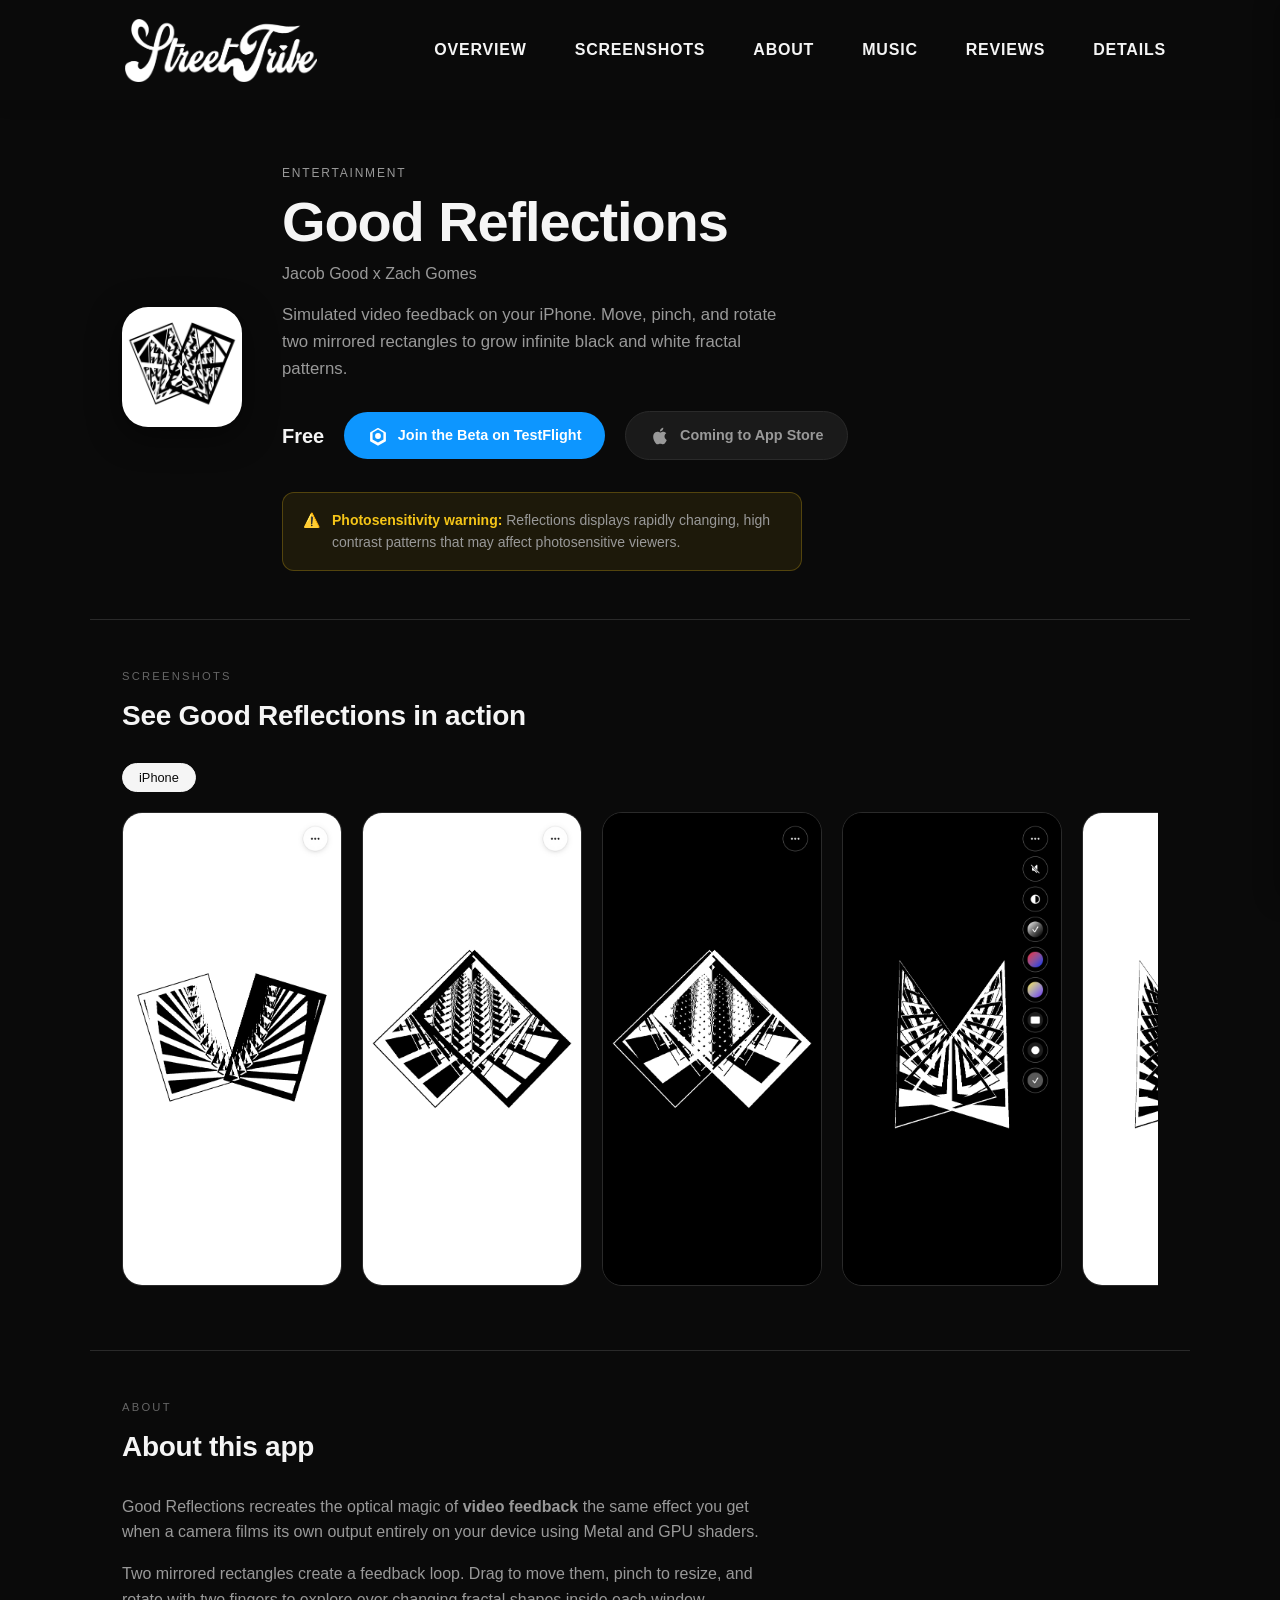
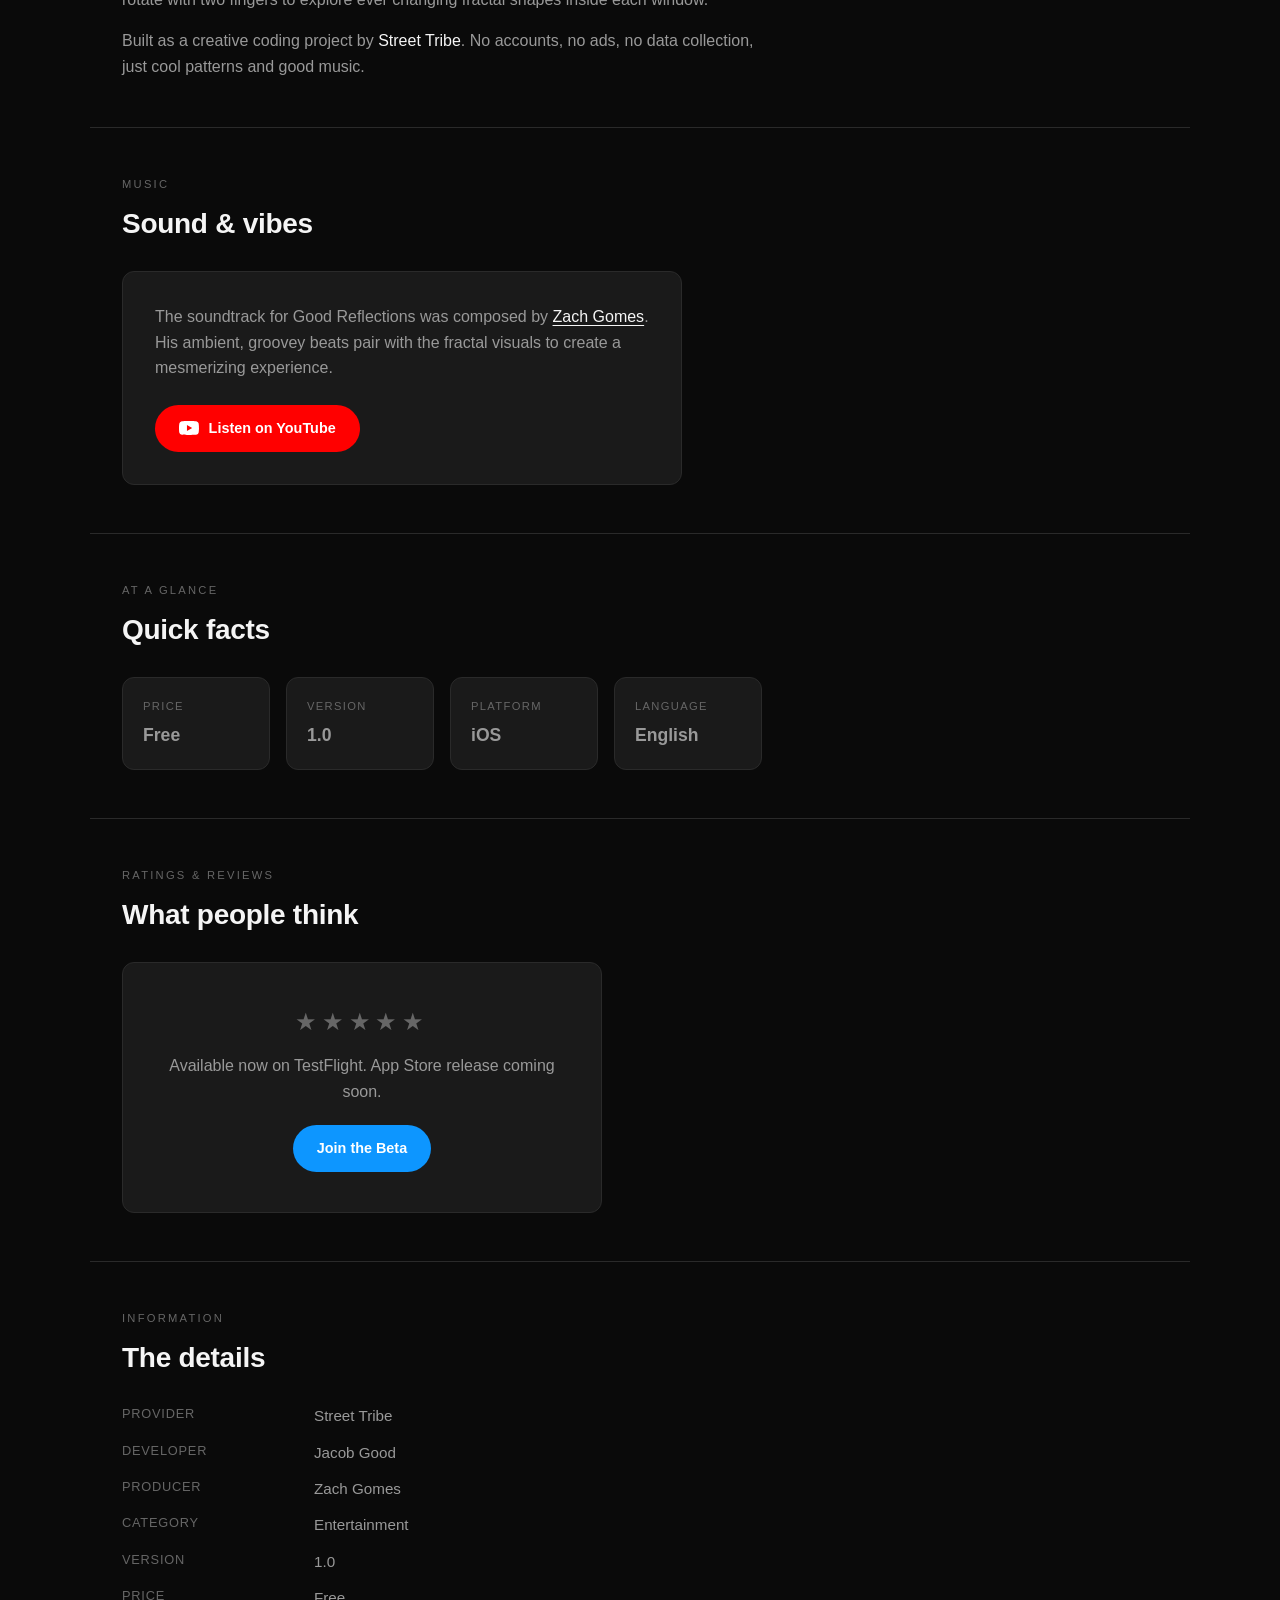
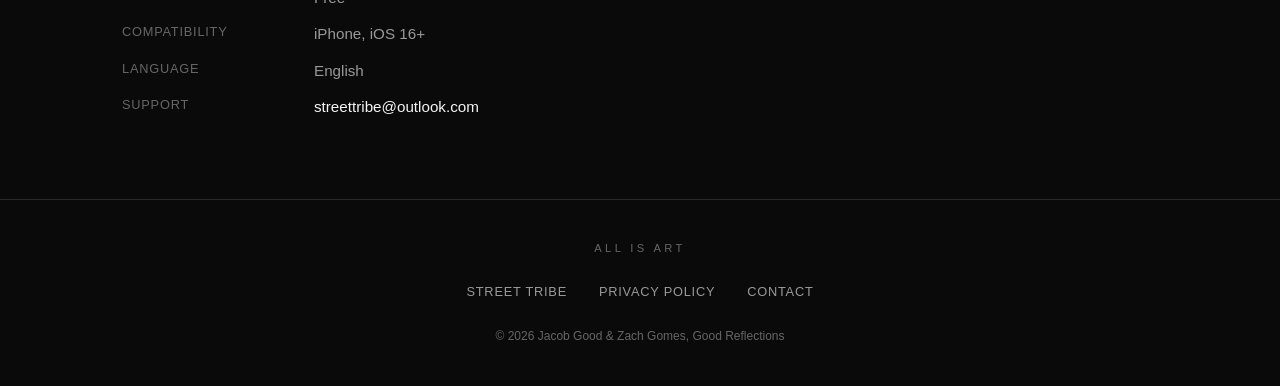
<file: index.html>
<!DOCTYPE html>
<html lang="en">
<head>
  <meta charset="UTF-8">
  <meta name="viewport" content="width=device-width, initial-scale=1.0">
  <meta name="description" content="Good Reflections — interactive video feedback fractals for iOS. Drag, pinch, and rotate to create mesmerizing black-and-white patterns.">
  <title>Good Reflections — Street Tribe</title>
  <link rel="stylesheet" href="css/style.css">
  <link rel="icon" href="assets/icon.png" type="image/png">
</head>
<body>

  <header class="navbar" id="navbar">
    <div class="navbar-toolbar">
      <a href="https://streettribe.ca/" class="brand" target="_self" rel="noopener">
        <img src="assets/street-tribe-logo.png" alt="Street Tribe" class="brand-logo" width="230" height="63">
      </a>

      <nav class="nav-desktop" aria-label="Main navigation">
        <ul class="nav-links">
          <li><a href="#overview">Overview</a></li>
          <li><a href="#screenshots">Screenshots</a></li>
          <li><a href="#about">About</a></li>
          <li><a href="#music">Music</a></li>
          <li><a href="#reviews">Reviews</a></li>
          <li><a href="#details">Details</a></li>
        </ul>
      </nav>

      <button class="nav-menu-btn" type="button" aria-label="Open menu" aria-expanded="false" aria-controls="nav-drawer">
        <svg class="nav-menu-icon" viewBox="0 0 24 24" aria-hidden="true" focusable="false">
          <path fill="currentColor" d="M3 6h18v2H3V6zm0 5h18v2H3v-2zm0 5h18v2H3v-2z"/>
        </svg>
      </button>
    </div>
  </header>

  <div class="nav-drawer-overlay" aria-hidden="true"></div>

  <aside class="nav-drawer" id="nav-drawer" aria-hidden="true" aria-label="Mobile navigation">
    <div class="drawer-header">
      <div class="drawer-logo-placeholder" aria-hidden="true"></div>
    </div>
    <nav class="nav-drawer-nav">
      <a href="#overview">Overview</a>
      <a href="#screenshots">Screenshots</a>
      <a href="#about">About</a>
      <a href="#music">Music</a>
      <a href="#reviews">Reviews</a>
      <a href="#details">Details</a>
      <a href="privacy.html">Privacy Policy</a>
    </nav>
  </aside>

  <!-- Hero / Overview -->
  <header class="hero" id="overview">
    <img src="assets/icon.png" alt="Reflections app icon" class="hero-icon" width="120" height="120">
    <div class="hero-meta">
      <span class="category">Entertainment</span>
      <h1>Good Reflections</h1>
      <p class="developer">Jacob Good x Zach Gomes</p>
      <p class="tagline">
        Simulated video feedback on your iPhone. Move, pinch, and rotate two mirrored
        rectangles to grow infinite black and white fractal patterns.
      </p>
      <div class="hero-actions">
        <span class="price-badge">Free</span>
        <a href="https://testflight.apple.com/join/XbPWMZKY" class="btn-testflight" target="_blank" rel="noopener">
          <svg viewBox="0 0 24 24" fill="currentColor" aria-hidden="true"><path d="M11.5 2.5a1 1 0 0 1 1 0l8.5 4.9a1 1 0 0 1 .5.87v9.46a1 1 0 0 1-.5.87l-8.5 4.9a1 1 0 0 1-1 0l-8.5-4.9a1 1 0 0 1-.5-.87V8.27a1 1 0 0 1 .5-.87l8.5-4.9zM12 4.18 5.5 7.95v8.1L12 19.82l6.5-3.77v-8.1L12 4.18zm0 4.32a3.5 3.5 0 1 1 0 7 3.5 3.5 0 0 1 0-7z"/></svg>
          Join the Beta on TestFlight
        </a>
        <a href="#" class="btn-app-store coming-soon" aria-disabled="true">
          <svg viewBox="0 0 24 24" fill="currentColor" aria-hidden="true"><path d="M18.71 19.5c-.83 1.24-1.71 2.45-3.05 2.47-1.34.03-1.77-.79-3.29-.79-1.53 0-2 .77-3.27.82-1.31.05-2.3-1.32-3.14-2.53C4.25 17 2.94 12.45 4.7 9.39c.87-1.52 2.43-2.48 4.12-2.51 1.28-.02 2.5.87 3.29.87.78 0 2.26-1.07 3.8-.91.65.03 2.47.26 3.64 1.98-.09.06-2.17 1.28-2.15 3.81.03 3.02 2.65 4.03 2.68 4.04-.03.07-.42 1.44-1.38 2.83M13 3.5c.73-.83 1.94-1.46 2.94-1.5.13 1.17-.34 2.35-1.04 3.19-.69.85-1.83 1.51-2.95 1.42-.15-1.15.41-2.35 1.05-3.11z"/></svg>
          Coming to App Store
        </a>
      </div>
      <div class="warning-banner">
        <span aria-hidden="true">⚠️</span>
        <span><strong>Photosensitivity warning:</strong> Reflections displays rapidly changing, high contrast patterns that may affect photosensitive viewers.</span>
      </div>
    </div>
  </header>

  <hr class="divider">

  <!-- Screenshots -->
  <section id="screenshots">
    <p class="section-label">Screenshots</p>
    <h2>See Good Reflections in action</h2>
    <div class="device-tabs">
      <button class="device-tab active" type="button">iPhone</button>
    </div>
    <div class="screenshot-grid">
      <!-- screenshots  -->
      <figure class="screenshot-frame">
        <img src="assets/screenshot-2.png" alt="Reflections fractal pattern on iPhone" loading="lazy">
      </figure>
      <figure class="screenshot-frame">
        <img src="assets/screenshot-3.png" alt="Reflections fractal pattern on iPhone" loading="lazy">
      </figure>
      <figure class="screenshot-frame">
        <img src="assets/screenshot-4.png" alt="Reflections fractal pattern on iPhone" loading="lazy">
      </figure>
      <figure class="screenshot-frame">
        <img src="assets/screenshot-5.png" alt="Reflections fractal pattern on iPhone" loading="lazy">
      </figure>
      <figure class="screenshot-frame">
        <img src="assets/screenshot-6.png" alt="Reflections fractal pattern on iPhone" loading="lazy">
      </figure>
      <figure class="screenshot-frame">
        <img src="assets/screenshot-7.png" alt="Reflections fractal pattern on iPhone" loading="lazy">
      </figure>
      <figure class="screenshot-frame">
        <img src="assets/screenshot-8.png" alt="Reflections fractal pattern on iPhone" loading="lazy">
      </figure>
      <figure class="screenshot-frame">
        <img src="assets/screenshot-9.png" alt="Reflections fractal pattern on iPhone" loading="lazy">
      </figure>
      <figure class="screenshot-frame">
        <img src="assets/screenshot-10.png" alt="Reflections fractal pattern on iPhone" loading="lazy">
      </figure>
    </div>
  </section>

  <hr class="divider">

  <!-- About -->
  <section id="about">
    <p class="section-label">About</p>
    <h2>About this app</h2>
    <p>
      Good Reflections recreates the optical magic of <strong>video feedback</strong> the same
      effect you get when a camera films its own output entirely on your device using Metal
      and GPU shaders.
    </p>
    <p style="margin-top: 1rem;">
      Two mirrored rectangles create a feedback loop. Drag to move them, pinch to
      resize, and rotate with two fingers to explore ever changing fractal shapes inside each
      window. 
    </p>
    <p style="margin-top: 1rem;">
      Built as a creative coding project by
      <a href="https://streettribe.ca/" target="_blank" rel="noopener">Street Tribe</a>.
      No accounts, no ads, no data collection, just cool patterns and good music.
    </p>
  </section>

  <hr class="divider">

  <!-- Music -->
  <section id="music">
    <p class="section-label">Music</p>
    <h2>Sound &amp; vibes</h2>
    <div class="music-card">
      <p>
        The soundtrack for Good Reflections was composed by
        <a href="https://www.youtube.com/channel/UCdZRbgQqtGe11Ss-vbEIulQ" target="_blank" rel="noopener">Zach Gomes</a>.
        His ambient, groovey beats pair with the fractal visuals to create a mesmerizing experience.
      </p>
      <a href="https://www.youtube.com/channel/UCdZRbgQqtGe11Ss-vbEIulQ" class="btn-youtube" target="_blank" rel="noopener">
        <svg viewBox="0 0 24 24" fill="currentColor" aria-hidden="true"><path d="M23.498 6.186a3.016 3.016 0 0 0-2.122-2.136C19.505 3.545 12 3.545 12 3.545s-7.505 0-9.377.505A3.017 3.017 0 0 0 .502 6.186C0 8.07 0 12 0 12s0 3.93.502 5.814a3.016 3.016 0 0 0 2.122 2.136c1.871.505 9.376.505 9.376.505s7.505 0 9.377-.505a3.015 3.015 0 0 0 2.122-2.136C24 15.93 24 12 24 12s0-3.93-.502-5.814zM9.545 15.568V8.432L15.818 12l-6.273 3.568z"/></svg>
        Listen on YouTube
      </a>
    </div>
  </section>

  <hr class="divider">

  <!-- At a glance -->
  <section>
    <p class="section-label">At a glance</p>
    <h2>Quick facts</h2>
    <div class="glance-grid">
      <div class="glance-card">
        <p class="label">Price</p>
        <p class="value">Free</p>
      </div>
      <div class="glance-card">
        <p class="label">Version</p>
        <p class="value">1.0</p>
      </div>
      <div class="glance-card">
        <p class="label">Platform</p>
        <p class="value">iOS</p>
      </div>
      <div class="glance-card">
        <p class="label">Language</p>
        <p class="value">English</p>
      </div>
    </div>
  </section>

  <hr class="divider">

  <!-- Reviews -->
  <section id="reviews">
    <p class="section-label">Ratings &amp; Reviews</p>
    <h2>What people think</h2>
    <div class="reviews-empty">
      <p class="stars">★★★★★</p>
      <p>Available now on TestFlight. App Store release coming soon.</p>
      <a href="https://testflight.apple.com/join/XbPWMZKY" class="btn-testflight btn-testflight--compact" target="_blank" rel="noopener">
        Join the Beta
      </a>
    </div>
  </section>

  <hr class="divider">

  <!-- Details -->
  <section id="details">
    <p class="section-label">Information</p>
    <h2>The details</h2>
    <dl class="details-grid">
      <dt>Provider</dt>
      <dd>Street Tribe</dd>
      <dt>Developer</dt>
      <dd>Jacob Good</dd>
      <dt>Producer</dt>
      <dd>Zach Gomes</dd>
      <dt>Category</dt>
      <dd>Entertainment</dd>
      <dt>Version</dt>
      <dd>1.0</dd>
      <dt>Price</dt>
      <dd>Free</dd>
      <dt>Compatibility</dt>
      <dd>iPhone, iOS 16+</dd>
      <dt>Language</dt>
      <dd>English</dd>
      <dt>Support</dt>
      <dd><a href="mailto:streettribe@outlook.com">streettribe@outlook.com</a></dd>
    </dl>
  </section>

  <footer class="site-footer">
    <p class="motto">All is art</p>
    <nav class="footer-links">
      <a href="https://streettribe.ca/" target="_blank" rel="noopener">Street Tribe</a>
      <a href="privacy.html">Privacy Policy</a>
      <a href="mailto:streettribe@outlook.com">Contact</a>
    </nav>
    <p class="footer-copy">© 2026 Jacob Good & Zach Gomes, Good Reflections</p>
  </footer>

  <script src="js/nav.js"></script>
</body>
</html>
</file>
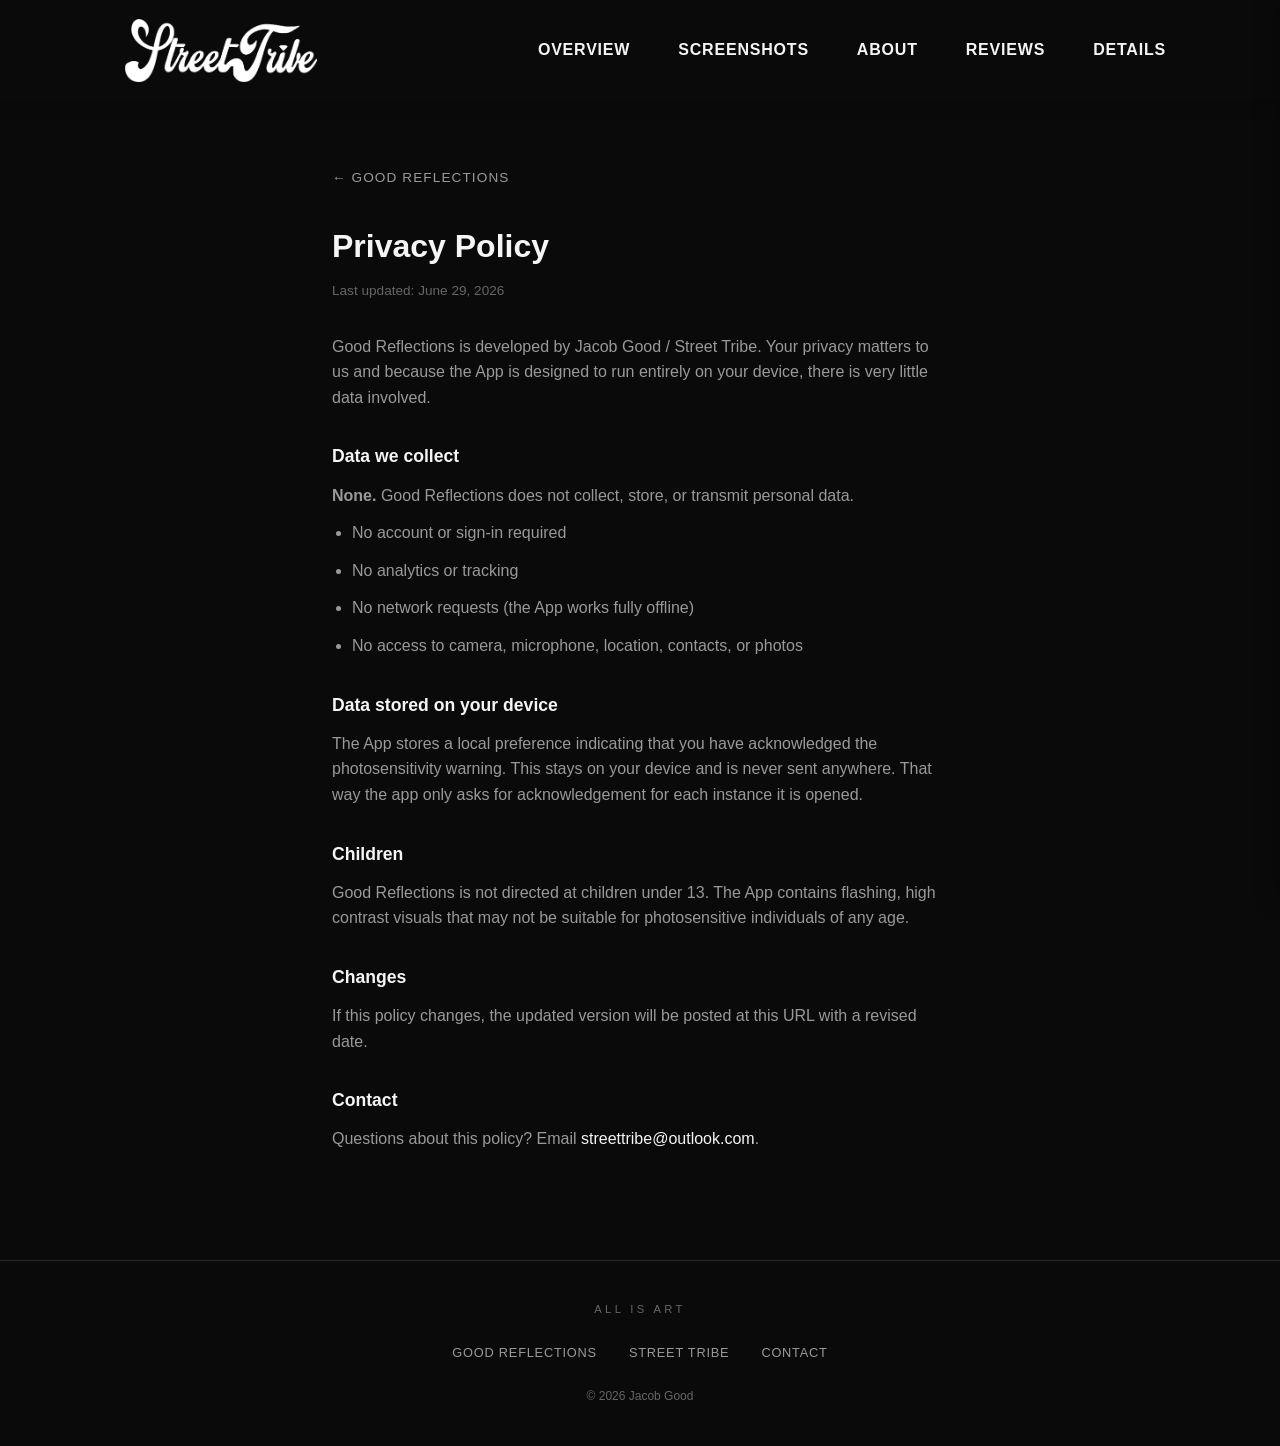
<file: privacy.html>
<!DOCTYPE html>
<html lang="en">
<head>
  <meta charset="UTF-8">
  <meta name="viewport" content="width=device-width, initial-scale=1.0">
  <title>Privacy Policy for Good Reflections</title>
  <link rel="stylesheet" href="css/style.css">
</head>
<body>

  <header class="navbar" id="navbar">
    <div class="navbar-toolbar">
      <a href="https://streettribe.ca/" class="brand" target="_blank" rel="noopener">
        <img src="assets/street-tribe-logo.png" alt="Street Tribe" class="brand-logo" width="230" height="63">
      </a>

      <nav class="nav-desktop" aria-label="Main navigation">
        <ul class="nav-links">
          <li><a href="index.html#overview">Overview</a></li>
          <li><a href="index.html#screenshots">Screenshots</a></li>
          <li><a href="index.html#about">About</a></li>
          <li><a href="index.html#reviews">Reviews</a></li>
          <li><a href="index.html#details">Details</a></li>
        </ul>
      </nav>

      <button class="nav-menu-btn" type="button" aria-label="Open menu" aria-expanded="false" aria-controls="nav-drawer">
        <svg class="nav-menu-icon" viewBox="0 0 24 24" aria-hidden="true" focusable="false">
          <path fill="currentColor" d="M3 6h18v2H3V6zm0 5h18v2H3v-2zm0 5h18v2H3v-2z"/>
        </svg>
      </button>
    </div>
  </header>

  <div class="nav-drawer-overlay" aria-hidden="true"></div>

  <aside class="nav-drawer" id="nav-drawer" aria-hidden="true" aria-label="Mobile navigation">
    <div class="drawer-header">
      <div class="drawer-logo-placeholder" aria-hidden="true"></div>
    </div>
    <nav class="nav-drawer-nav">
      <a href="index.html#overview">Overview</a>
      <a href="index.html#screenshots">Screenshots</a>
      <a href="index.html#about">About</a>
      <a href="index.html#reviews">Reviews</a>
      <a href="index.html#details">Details</a>
      <a href="privacy.html">Privacy Policy</a>
    </nav>
  </aside>

  <main class="page-content">
    <a href="index.html" class="back-link">← Good Reflections</a>
    <h1>Privacy Policy</h1>
    <p class="updated">Last updated: June 29, 2026</p>

    <p>
      Good Reflections is developed by Jacob Good / Street Tribe. Your privacy matters to us
      and because the App is designed to run entirely on your device, there is very little data
      involved.
    </p>

    <h2>Data we collect</h2>
    <p><strong>None.</strong> Good Reflections does not collect, store, or transmit personal data.</p>
    <ul>
      <li>No account or sign-in required</li>
      <li>No analytics or tracking</li>
      <li>No network requests (the App works fully offline)</li>
      <li>No access to camera, microphone, location, contacts, or photos</li>
    </ul>

    <h2>Data stored on your device</h2>
    <p>
      The App stores a local preference indicating that you have acknowledged the
      photosensitivity warning. This stays on your device and is never sent anywhere.
      That way the app only asks for acknowledgement for each instance it is opened.
    </p>

    <h2>Children</h2>
    <p>
      Good Reflections is not directed at children under 13. The App contains flashing,
      high contrast visuals that may not be suitable for photosensitive individuals of any age.
    </p>

    <h2>Changes</h2>
    <p>
      If this policy changes, the updated version will be posted at this URL with a revised
      date.
    </p>

    <h2>Contact</h2>
    <p>
      Questions about this policy? Email
      <a href="mailto:streettribe@outlook.com">streettribe@outlook.com</a>.
    </p>
  </main>

  <footer class="site-footer">
    <p class="motto">All is art</p>
    <nav class="footer-links">
      <a href="index.html">Good Reflections</a>
      <a href="https://streettribe.ca/" target="_blank" rel="noopener">Street Tribe</a>
      <a href="mailto:streettribe@outlook.com">Contact</a>
    </nav>
    <p class="footer-copy">© 2026 Jacob Good</p>
  </footer>

  <script src="js/nav.js"></script>
</body>
</html>
</file>
<file: css/style.css>
:root {
  --bg: #0a0a0a;
  --bg-elevated: #141414;
  --bg-card: #1a1a1a;
  --text: #f5f5f5;
  --text-muted: #999;
  --text-dim: #666;
  --border: #2a2a2a;
  --accent: #ffffff;
  --warning: #f5c518;
  --max-width: 1100px;
  --radius: 12px;
  --font: "Helvetica Neue", Helvetica, Arial, sans-serif;
}

*,
*::before,
*::after {
  box-sizing: border-box;
  margin: 0;
  padding: 0;
}

html {
  scroll-behavior: smooth;
}

body {
  font-family: var(--font);
  background: var(--bg);
  color: var(--text);
  line-height: 1.6;
  -webkit-font-smoothing: antialiased;
  padding-top: 100px;
  transition: padding-top 0.3s ease;
}

body.navbar-scrolled {
  padding-top: 70px;
}

a {
  color: var(--text);
  text-decoration: none;
}

/* Navbar */

.navbar {
  position: fixed;
  top: 0;
  left: 0;
  width: 100%;
  height: 100px;
  z-index: 1000;
  background: var(--bg);
  box-shadow: 0 -4px 21px rgba(0, 0, 0, 0.25);
  transition: height 0.3s ease;
}

.navbar.scrolled {
  height: 70px;
}

.navbar-toolbar {
  height: 100%;
  width: 100%;
  margin: 0 auto;
  padding: 0 16px;
  display: flex;
  align-items: center;
  justify-content: space-between;
}

@media (min-width: 1333px) {
  .navbar-toolbar {
    max-width: 1332px;
  }
}

@media (min-width: 1101px) and (max-width: 1332px) {
  .navbar-toolbar {
    max-width: 1100px;
  }
}

/* Logo */
.brand {
  display: flex;
  align-items: center;
  flex-shrink: 0;
  line-height: 0;
}

.brand:hover {
  opacity: 0.9;
}

.brand-logo {
  display: block;
  width: 230px;
  height: 63px;
  object-fit: contain;
  transition: width 0.3s ease, height 0.3s ease;
}

.navbar.scrolled .brand-logo {
  width: 161px;
  height: 44px;
}

/* 701–1100px */
@media (min-width: 701px) and (max-width: 1100px) {
  .brand {
    width: 111px;
    height: 63px;
  }

  .brand-logo {
    visibility: hidden;
    width: 111px;
    height: 63px;
  }

  .navbar.scrolled .brand {
    height: 44px;
  }

  .navbar.scrolled .brand-logo {
    width: 78px;
    height: 44px;
  }
}

/* Desktop nav links */
.nav-desktop {
  display: none;
}

@media (min-width: 701px) {
  .nav-desktop {
    display: block;
  }
}

.nav-links {
  display: flex;
  align-items: center;
  list-style: none;
  margin: 0;
  padding: 0;
}

.nav-links li {
  margin-right: 32px;
}

.nav-links li:last-child {
  margin-right: 0;
}

.nav-links a,
.nav-drawer-nav a {
  position: relative;
  display: inline-block;
  font-size: 16px;
  font-weight: 600;
  letter-spacing: 0.05em;
  text-transform: uppercase;
  padding: 0.25em 0.5em;
  color: var(--text);
  transition: opacity 0.2s;
}

.nav-links a::after,
.nav-drawer-nav a::after {
  content: "";
  position: absolute;
  left: 0.5em;
  right: 0.5em;
  bottom: -3px;
  height: 0;
  background: currentColor;
  transition: height 0.2s ease;
}

.nav-links a:hover::after,
.nav-drawer-nav a:hover::after {
  height: 8px;
}

.nav-links a:hover,
.nav-drawer-nav a:hover {
  opacity: 1;
}

/* Mobile menu button */
.nav-menu-btn {
  display: none;
  align-items: center;
  justify-content: center;
  width: 48px;
  height: 48px;
  padding: 0;
  border: none;
  background: none;
  color: var(--text);
  cursor: pointer;
  flex-shrink: 0;
}

.nav-menu-icon {
  width: 35px;
  height: 35px;
}

@media (max-width: 700px) {
  .nav-menu-btn {
    display: flex;
  }

  .brand-logo {
    width: 210px;
    height: 56px;
    visibility: visible;
  }

  .navbar.scrolled .brand-logo {
    width: 147px;
    height: 39px;
  }
}

/* Slide out drawer (≤700px) */
.nav-drawer-overlay {
  position: fixed;
  inset: 0;
  z-index: 1001;
  background: rgba(0, 0, 0, 0.5);
  opacity: 0;
  pointer-events: none;
  transition: opacity 0.3s ease;
}

.nav-drawer-overlay.open {
  opacity: 1;
  pointer-events: auto;
}

.nav-drawer {
  position: fixed;
  top: 0;
  right: 0;
  z-index: 1002;
  width: 300px;
  height: 100%;
  background: var(--bg);
  box-shadow: -4px 0 21px rgba(0, 0, 0, 0.25);
  padding: 24px 32px 32px;
  transform: translateX(100%);
  transition: transform 0.3s ease;
  overflow-y: auto;
}

.nav-drawer.open {
  transform: translateX(0);
}

.drawer-header {
  margin-bottom: 16px;
}

.drawer-logo-placeholder {
  width: 110px;
  height: 56px;
}

.nav-drawer-nav {
  display: flex;
  flex-direction: column;
}

.nav-drawer-nav a {
  font-size: 20px;
  margin: 16px 0;
}

/* Hero */

.hero {
  max-width: var(--max-width);
  margin: 0 auto;
  padding: 4rem 2rem 3rem;
  display: grid;
  grid-template-columns: auto 1fr;
  gap: 2.5rem;
  align-items: center;
}

.hero-icon {
  width: 120px;
  height: 120px;
  border-radius: 26px;
  box-shadow: 0 8px 32px rgba(0, 0, 0, 0.5);
}

.hero-meta {
  display: flex;
  flex-direction: column;
  gap: 0.5rem;
}

.hero-meta .category {
  font-size: 0.75rem;
  letter-spacing: 0.15em;
  text-transform: uppercase;
  color: var(--text-muted);
}

.hero-meta h1 {
  font-size: clamp(2.5rem, 6vw, 3.5rem);
  font-weight: 700;
  letter-spacing: -0.02em;
  line-height: 1.1;
}

.hero-meta .developer {
  font-size: 1rem;
  color: var(--text-muted);
}

.hero-meta .tagline {
  font-size: 1.05rem;
  color: var(--text-muted);
  max-width: 520px;
  margin-top: 0.5rem;
}

.hero-actions {
  display: flex;
  align-items: center;
  gap: 1.25rem;
  margin-top: 1.25rem;
  flex-wrap: wrap;
}

.price-badge {
  font-size: 1.25rem;
  font-weight: 600;
}

.btn-app-store {
  display: inline-flex;
  align-items: center;
  gap: 0.6rem;
  background: var(--accent);
  color: #000;
  padding: 0.75rem 1.5rem;
  border-radius: 999px;
  font-size: 0.9rem;
  font-weight: 600;
  transition: transform 0.15s, opacity 0.15s;
}

.btn-app-store:hover {
  opacity: 1;
  transform: scale(1.02);
}

.btn-app-store svg {
  width: 20px;
  height: 20px;
}

.btn-app-store.coming-soon {
  background: var(--bg-card);
  color: var(--text-muted);
  border: 1px solid var(--border);
  cursor: default;
}

.btn-app-store.coming-soon:hover {
  transform: none;
}

.btn-testflight {
  display: inline-flex;
  align-items: center;
  gap: 0.6rem;
  background: #0d96ff;
  color: #fff;
  padding: 0.75rem 1.5rem;
  border-radius: 999px;
  font-size: 0.9rem;
  font-weight: 600;
  transition: transform 0.15s, opacity 0.15s;
}

.btn-testflight:hover {
  opacity: 0.92;
  transform: scale(1.02);
}

.btn-testflight svg {
  width: 20px;
  height: 20px;
}

.btn-testflight--compact {
  margin-top: 1.25rem;
}

.warning-banner {
  display: flex;
  align-items: flex-start;
  gap: 0.75rem;
  margin-top: 1.5rem;
  padding: 1rem 1.25rem;
  background: rgba(245, 197, 24, 0.08);
  border: 1px solid rgba(245, 197, 24, 0.25);
  border-radius: var(--radius);
  font-size: 0.875rem;
  color: var(--text-muted);
  max-width: 520px;
}

.warning-banner strong {
  color: var(--warning);
}

/* Sections */

section {
  max-width: var(--max-width);
  margin: 0 auto;
  padding: 3rem 2rem;
}

.section-label {
  font-size: 0.7rem;
  letter-spacing: 0.2em;
  text-transform: uppercase;
  color: var(--text-dim);
  margin-bottom: 0.5rem;
}

section h2 {
  font-size: 1.75rem;
  font-weight: 700;
  letter-spacing: -0.01em;
  margin-bottom: 1.5rem;
}

section p {
  color: var(--text-muted);
  max-width: 640px;
}

.divider {
  border: none;
  border-top: 1px solid var(--border);
  max-width: var(--max-width);
  margin: 0 auto;
}

/* Screenshots */

.screenshot-grid {
  display: flex;
  gap: 1.25rem;
  overflow-x: auto;
  padding-bottom: 1rem;
  scroll-snap-type: x mandatory;
  -webkit-overflow-scrolling: touch;
}

.screenshot-grid::-webkit-scrollbar {
  height: 4px;
}

.screenshot-grid::-webkit-scrollbar-thumb {
  background: var(--border);
  border-radius: 2px;
}

.screenshot-frame {
  flex: 0 0 auto;
  scroll-snap-align: start;
  width: 220px;
  border-radius: 20px;
  overflow: hidden;
  border: 1px solid var(--border);
  background: #fff;
}

.screenshot-frame img {
  display: block;
  width: 100%;
  height: auto;
}

.device-tabs {
  display: flex;
  gap: 0.5rem;
  margin-bottom: 1.25rem;
}

.device-tab {
  background: none;
  border: 1px solid var(--border);
  color: var(--text-muted);
  padding: 0.4rem 1rem;
  border-radius: 999px;
  font-size: 0.8rem;
  cursor: pointer;
  transition: all 0.2s;
}

.device-tab.active {
  background: var(--text);
  color: var(--bg);
  border-color: var(--text);
}

/* At a glance */

.glance-grid {
  display: grid;
  grid-template-columns: repeat(auto-fit, minmax(140px, 1fr));
  gap: 1rem;
  max-width: 640px;
}

.glance-card {
  background: var(--bg-card);
  border: 1px solid var(--border);
  border-radius: var(--radius);
  padding: 1.25rem;
}

.glance-card .label {
  font-size: 0.7rem;
  letter-spacing: 0.12em;
  text-transform: uppercase;
  color: var(--text-dim);
  margin-bottom: 0.35rem;
}

.glance-card .value {
  font-size: 1.1rem;
  font-weight: 600;
}

/* Details table */

.details-grid {
  display: grid;
  grid-template-columns: 160px 1fr;
  gap: 0.75rem 2rem;
  max-width: 560px;
}

.details-grid dt {
  font-size: 0.8rem;
  color: var(--text-dim);
  text-transform: uppercase;
  letter-spacing: 0.06em;
}

.details-grid dd {
  font-size: 0.95rem;
  color: var(--text-muted);
}

/* Music */

.music-card {
  background: var(--bg-card);
  border: 1px solid var(--border);
  border-radius: var(--radius);
  padding: 2rem;
  max-width: 560px;
}

.music-card p {
  margin-bottom: 1.5rem;
}

.music-card a:not(.btn-youtube) {
  text-decoration: underline;
  text-underline-offset: 3px;
}

.music-card a:not(.btn-youtube):hover {
  opacity: 0.85;
}

.btn-youtube {
  display: inline-flex;
  align-items: center;
  gap: 0.6rem;
  background: #ff0000;
  color: #fff;
  padding: 0.75rem 1.5rem;
  border-radius: 999px;
  font-size: 0.9rem;
  font-weight: 600;
  transition: transform 0.15s, opacity 0.15s;
}

.btn-youtube:hover {
  opacity: 0.92;
  transform: scale(1.02);
}

.btn-youtube svg {
  width: 20px;
  height: 20px;
}

/* Reviews placeholder */

.reviews-empty {
  background: var(--bg-card);
  border: 1px solid var(--border);
  border-radius: var(--radius);
  padding: 2.5rem;
  text-align: center;
  max-width: 480px;
}

.reviews-empty p {
  margin: 0 auto;
}

.reviews-empty .stars {
  font-size: 1.5rem;
  letter-spacing: 0.2em;
  color: var(--text-dim);
  margin-bottom: 0.75rem;
}

/* Footer */

.site-footer {
  border-top: 1px solid var(--border);
  margin-top: 2rem;
  padding: 2.5rem 2rem;
  text-align: center;
}

.site-footer .motto {
  font-size: 0.7rem;
  letter-spacing: 0.3em;
  text-transform: uppercase;
  color: var(--text-dim);
  margin-bottom: 1.5rem;
}

.footer-links {
  display: flex;
  justify-content: center;
  gap: 2rem;
  flex-wrap: wrap;
  margin-bottom: 1.5rem;
}

.footer-links a {
  font-size: 0.8rem;
  color: var(--text-muted);
  text-transform: uppercase;
  letter-spacing: 0.06em;
}

.footer-copy {
  font-size: 0.75rem;
  color: var(--text-dim);
}

/* Privacy page */

.page-content {
  max-width: 680px;
  margin: 0 auto;
  padding: 4rem 2rem;
}

.page-content h1 {
  font-size: 2rem;
  margin-bottom: 0.5rem;
}

.page-content .updated {
  font-size: 0.85rem;
  color: var(--text-dim);
  margin-bottom: 2rem;
}

.page-content h2 {
  font-size: 1.1rem;
  margin: 2rem 0 0.75rem;
  color: var(--text);
}

.page-content p,
.page-content li {
  color: var(--text-muted);
  margin-bottom: 0.75rem;
}

.page-content ul {
  padding-left: 1.25rem;
}

.back-link {
  display: inline-block;
  margin-bottom: 2rem;
  font-size: 0.85rem;
  color: var(--text-muted);
  text-transform: uppercase;
  letter-spacing: 0.08em;
}

/* Responsive (content) */

@media (max-width: 700px) {
  .hero {
    grid-template-columns: 1fr;
    text-align: center;
    padding-top: 2.5rem;
  }

  .hero-icon {
    margin: 0 auto;
  }

  .hero-meta .tagline,
  .warning-banner {
    margin-left: auto;
    margin-right: auto;
  }

  .hero-actions {
    justify-content: center;
  }
}
</file>
